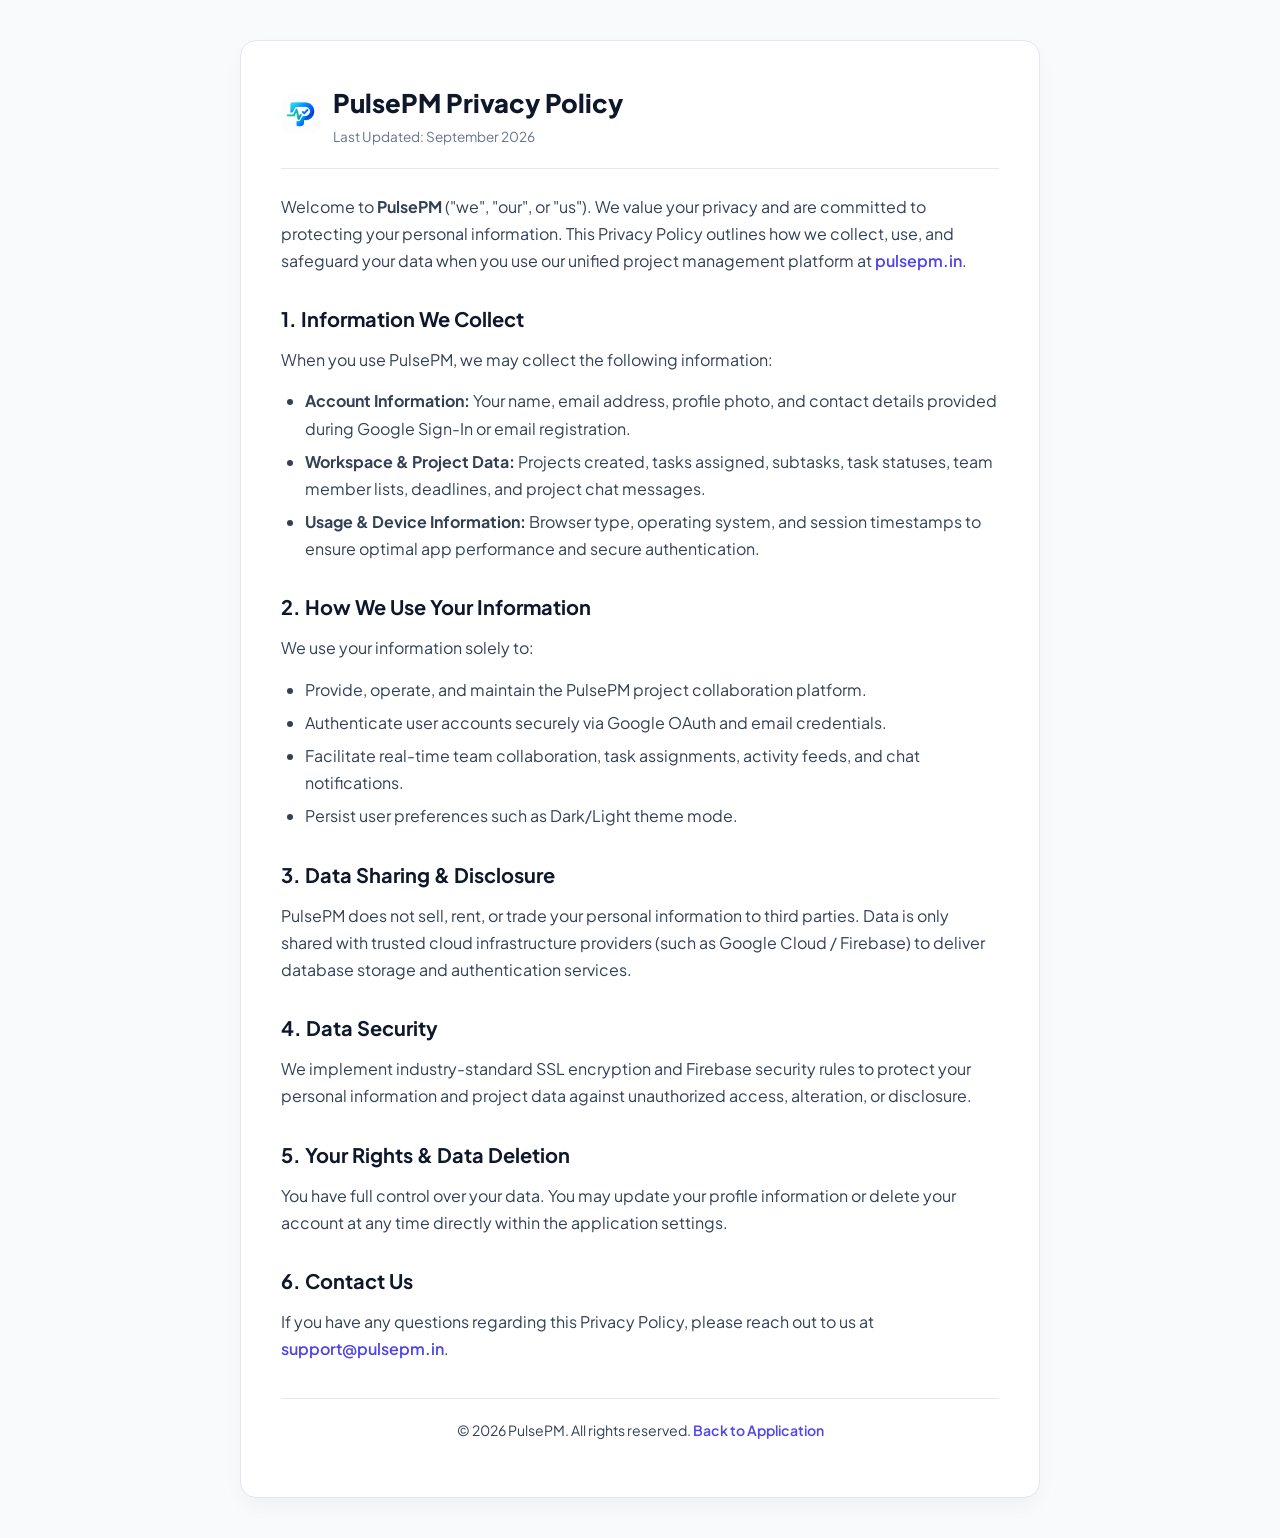
<file: privacy.html>
<!DOCTYPE html>
<html lang="en">
<head>
  <meta charset="UTF-8">
  <meta name="viewport" content="width=device-width, initial-scale=1.0">
  <title>Privacy Policy — PulsePM</title>
  <link rel="icon" type="image/png" sizes="32x32" href="favicon-32x32.png?v=2">
  <link rel="preconnect" href="https://fonts.googleapis.com">
  <link rel="preconnect" href="https://fonts.gstatic.com" crossorigin>
  <link href="https://fonts.googleapis.com/css2?family=Plus+Jakarta+Sans:wght@400;500;600;700;800&display=swap" rel="stylesheet">
  <style>
    :root {
      --primary: #4f46e5;
      --text-main: #0f172a;
      --text-muted: #64748b;
      --bg: #f8fafc;
      --card-bg: #ffffff;
      --border: #e2e8f0;
    }
    * { box-sizing: border-box; margin: 0; padding: 0; }
    body {
      font-family: 'Plus Jakarta Sans', sans-serif;
      background-color: var(--bg);
      color: var(--text-main);
      line-height: 1.7;
      padding: 40px 20px;
    }
    .container {
      max-width: 800px;
      margin: 0 auto;
      background: var(--card-bg);
      border: 1px solid var(--border);
      border-radius: 16px;
      padding: 40px;
      box-shadow: 0 10px 25px -5px rgba(0,0,0,0.05);
    }
    .header {
      display: flex;
      align-items: center;
      gap: 12px;
      margin-bottom: 24px;
      padding-bottom: 20px;
      border-bottom: 1px solid var(--border);
    }
    .header img {
      width: 40px;
      height: 40px;
      border-radius: 10px;
    }
    .header h1 {
      font-size: 1.6rem;
      font-weight: 800;
    }
    h2 {
      font-size: 1.25rem;
      font-weight: 700;
      margin-top: 28px;
      margin-bottom: 10px;
      color: var(--text-main);
    }
    p { margin-bottom: 14px; color: #334155; }
    ul { margin-left: 24px; margin-bottom: 16px; color: #334155; }
    li { margin-bottom: 6px; }
    .footer {
      margin-top: 36px;
      padding-top: 20px;
      border-top: 1px solid var(--border);
      font-size: 0.88rem;
      color: var(--text-muted);
      text-align: center;
    }
    a { color: var(--primary); text-decoration: none; font-weight: 600; }
    a:hover { text-decoration: underline; }
  </style>
</head>
<body>
  <div class="container">
    <div class="header">
      <img src="assets/logo-icon.png" alt="PulsePM Logo">
      <div>
        <h1>PulsePM Privacy Policy</h1>
        <p style="margin: 0; font-size: 0.85rem; color: var(--text-muted);">Last Updated: September 2026</p>
      </div>
    </div>

    <p>Welcome to <strong>PulsePM</strong> ("we", "our", or "us"). We value your privacy and are committed to protecting your personal information. This Privacy Policy outlines how we collect, use, and safeguard your data when you use our unified project management platform at <a href="https://www.pulsepm.in">pulsepm.in</a>.</p>

    <h2>1. Information We Collect</h2>
    <p>When you use PulsePM, we may collect the following information:</p>
    <ul>
      <li><strong>Account Information:</strong> Your name, email address, profile photo, and contact details provided during Google Sign-In or email registration.</li>
      <li><strong>Workspace & Project Data:</strong> Projects created, tasks assigned, subtasks, task statuses, team member lists, deadlines, and project chat messages.</li>
      <li><strong>Usage & Device Information:</strong> Browser type, operating system, and session timestamps to ensure optimal app performance and secure authentication.</li>
    </ul>

    <h2>2. How We Use Your Information</h2>
    <p>We use your information solely to:</p>
    <ul>
      <li>Provide, operate, and maintain the PulsePM project collaboration platform.</li>
      <li>Authenticate user accounts securely via Google OAuth and email credentials.</li>
      <li>Facilitate real-time team collaboration, task assignments, activity feeds, and chat notifications.</li>
      <li>Persist user preferences such as Dark/Light theme mode.</li>
    </ul>

    <h2>3. Data Sharing & Disclosure</h2>
    <p>PulsePM does not sell, rent, or trade your personal information to third parties. Data is only shared with trusted cloud infrastructure providers (such as Google Cloud / Firebase) to deliver database storage and authentication services.</p>

    <h2>4. Data Security</h2>
    <p>We implement industry-standard SSL encryption and Firebase security rules to protect your personal information and project data against unauthorized access, alteration, or disclosure.</p>

    <h2>5. Your Rights & Data Deletion</h2>
    <p>You have full control over your data. You may update your profile information or delete your account at any time directly within the application settings.</p>

    <h2>6. Contact Us</h2>
    <p>If you have any questions regarding this Privacy Policy, please reach out to us at <a href="mailto:support@pulsepm.in">support@pulsepm.in</a>.</p>

    <div class="footer">
      <p>&copy; 2026 PulsePM. All rights reserved. <a href="/">Back to Application</a></p>
    </div>
  </div>
</body>
</html>
</file>
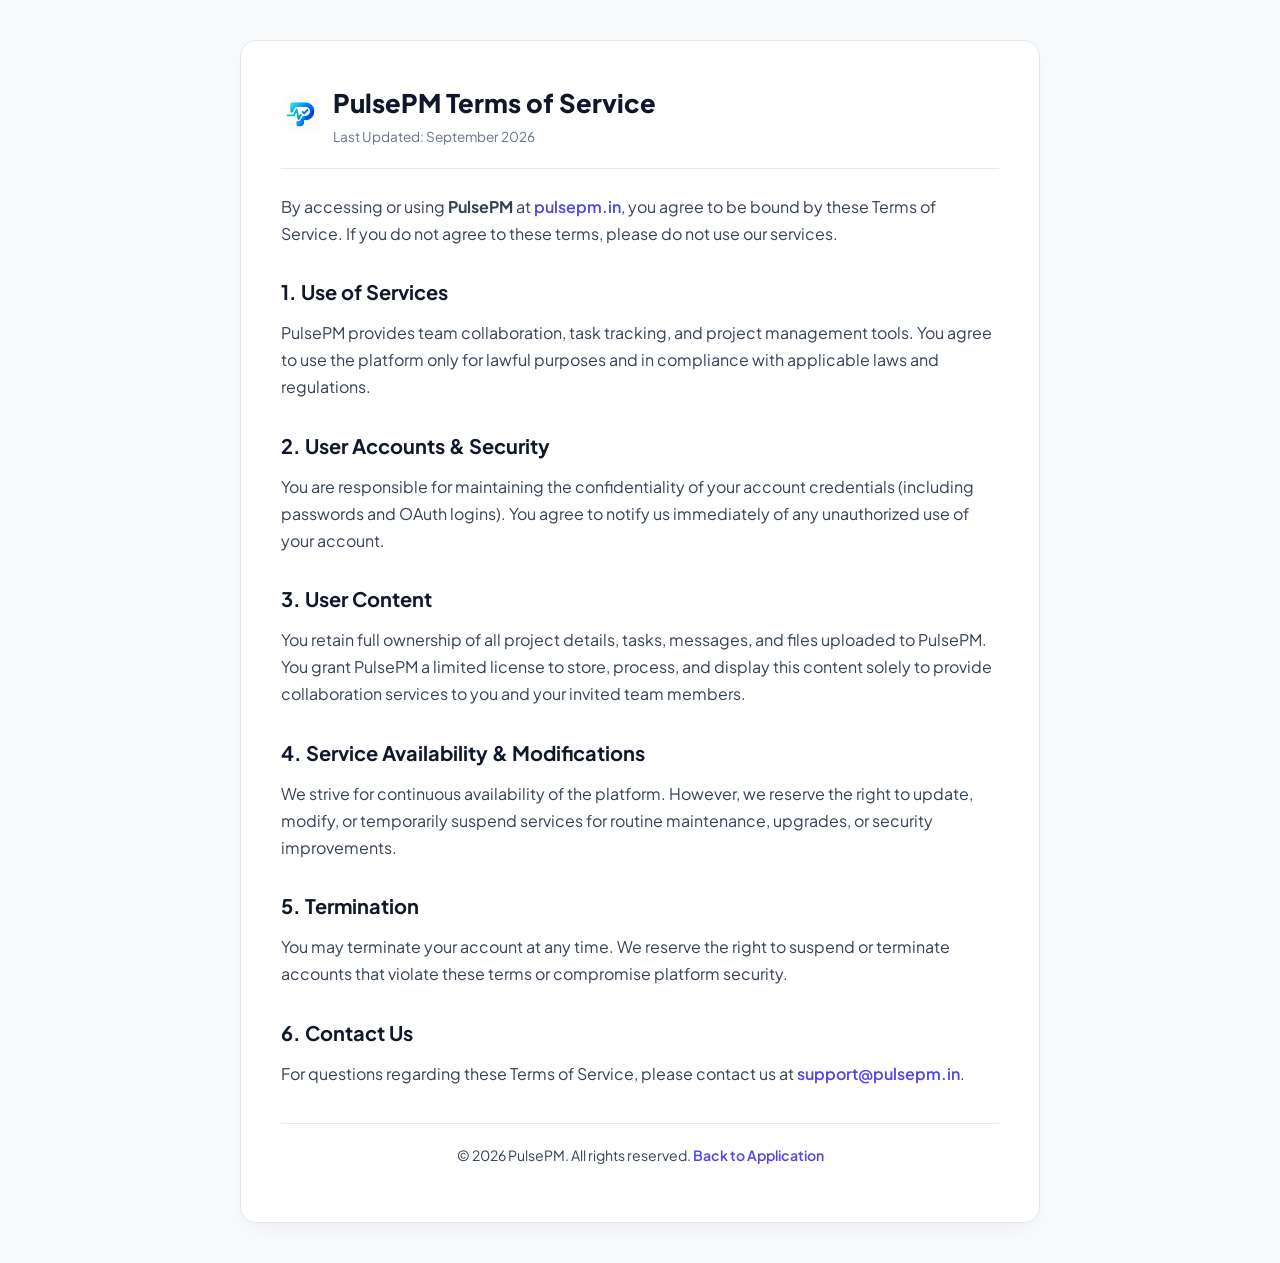
<file: terms.html>
<!DOCTYPE html>
<html lang="en">
<head>
  <meta charset="UTF-8">
  <meta name="viewport" content="width=device-width, initial-scale=1.0">
  <title>Terms of Service — PulsePM</title>
  <link rel="icon" type="image/png" sizes="32x32" href="favicon-32x32.png?v=2">
  <link rel="preconnect" href="https://fonts.googleapis.com">
  <link rel="preconnect" href="https://fonts.gstatic.com" crossorigin>
  <link href="https://fonts.googleapis.com/css2?family=Plus+Jakarta+Sans:wght@400;500;600;700;800&display=swap" rel="stylesheet">
  <style>
    :root {
      --primary: #4f46e5;
      --text-main: #0f172a;
      --text-muted: #64748b;
      --bg: #f8fafc;
      --card-bg: #ffffff;
      --border: #e2e8f0;
    }
    * { box-sizing: border-box; margin: 0; padding: 0; }
    body {
      font-family: 'Plus Jakarta Sans', sans-serif;
      background-color: var(--bg);
      color: var(--text-main);
      line-height: 1.7;
      padding: 40px 20px;
    }
    .container {
      max-width: 800px;
      margin: 0 auto;
      background: var(--card-bg);
      border: 1px solid var(--border);
      border-radius: 16px;
      padding: 40px;
      box-shadow: 0 10px 25px -5px rgba(0,0,0,0.05);
    }
    .header {
      display: flex;
      align-items: center;
      gap: 12px;
      margin-bottom: 24px;
      padding-bottom: 20px;
      border-bottom: 1px solid var(--border);
    }
    .header img {
      width: 40px;
      height: 40px;
      border-radius: 10px;
    }
    .header h1 {
      font-size: 1.6rem;
      font-weight: 800;
    }
    h2 {
      font-size: 1.25rem;
      font-weight: 700;
      margin-top: 28px;
      margin-bottom: 10px;
      color: var(--text-main);
    }
    p { margin-bottom: 14px; color: #334155; }
    ul { margin-left: 24px; margin-bottom: 16px; color: #334155; }
    li { margin-bottom: 6px; }
    .footer {
      margin-top: 36px;
      padding-top: 20px;
      border-top: 1px solid var(--border);
      font-size: 0.88rem;
      color: var(--text-muted);
      text-align: center;
    }
    a { color: var(--primary); text-decoration: none; font-weight: 600; }
    a:hover { text-decoration: underline; }
  </style>
</head>
<body>
  <div class="container">
    <div class="header">
      <img src="assets/logo-icon.png" alt="PulsePM Logo">
      <div>
        <h1>PulsePM Terms of Service</h1>
        <p style="margin: 0; font-size: 0.85rem; color: var(--text-muted);">Last Updated: September 2026</p>
      </div>
    </div>

    <p>By accessing or using <strong>PulsePM</strong> at <a href="https://www.pulsepm.in">pulsepm.in</a>, you agree to be bound by these Terms of Service. If you do not agree to these terms, please do not use our services.</p>

    <h2>1. Use of Services</h2>
    <p>PulsePM provides team collaboration, task tracking, and project management tools. You agree to use the platform only for lawful purposes and in compliance with applicable laws and regulations.</p>

    <h2>2. User Accounts & Security</h2>
    <p>You are responsible for maintaining the confidentiality of your account credentials (including passwords and OAuth logins). You agree to notify us immediately of any unauthorized use of your account.</p>

    <h2>3. User Content</h2>
    <p>You retain full ownership of all project details, tasks, messages, and files uploaded to PulsePM. You grant PulsePM a limited license to store, process, and display this content solely to provide collaboration services to you and your invited team members.</p>

    <h2>4. Service Availability & Modifications</h2>
    <p>We strive for continuous availability of the platform. However, we reserve the right to update, modify, or temporarily suspend services for routine maintenance, upgrades, or security improvements.</p>

    <h2>5. Termination</h2>
    <p>You may terminate your account at any time. We reserve the right to suspend or terminate accounts that violate these terms or compromise platform security.</p>

    <h2>6. Contact Us</h2>
    <p>For questions regarding these Terms of Service, please contact us at <a href="mailto:support@pulsepm.in">support@pulsepm.in</a>.</p>

    <div class="footer">
      <p>&copy; 2026 PulsePM. All rights reserved. <a href="/">Back to Application</a></p>
    </div>
  </div>
</body>
</html>
</file>
